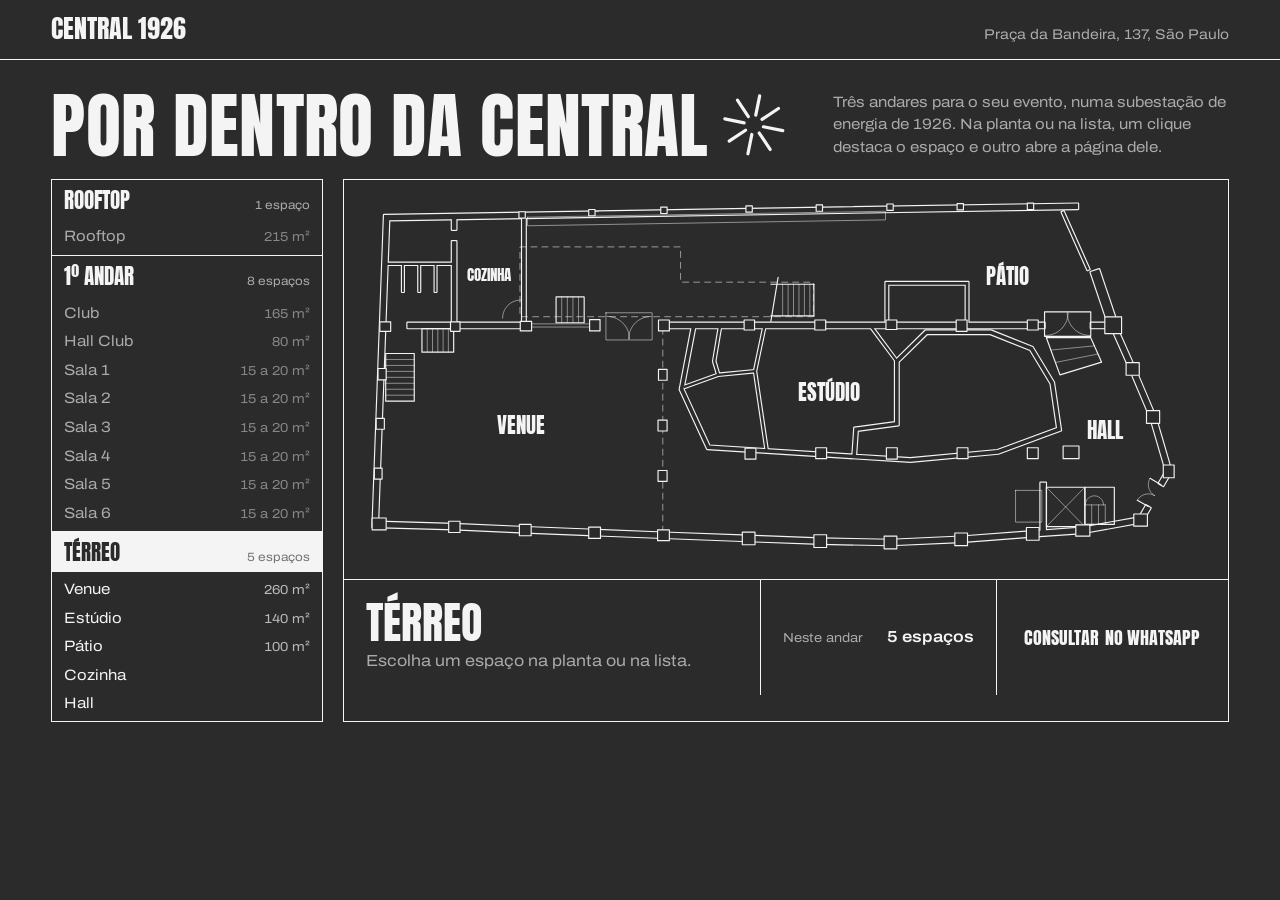
<file: index.html>
<!doctype html>
<html lang="pt-BR">
<head>
  <meta charset="utf-8">
  <meta name="viewport" content="width=device-width, initial-scale=1">
  <meta name="robots" content="noindex, nofollow">
  <meta name="theme-color" content="#2b2b2b">
  <link rel="icon" href="favicon.svg" type="image/svg+xml">
  <title>Por dentro da Central — Central 1926</title>
  <meta name="description" content="Conheça a Central 1926 andar por andar: a planta de cada andar e uma página para cada espaço de locação.">
  <link rel="preconnect" href="https://fonts.googleapis.com">
  <link rel="preconnect" href="https://fonts.gstatic.com" crossorigin>
  <link href="https://fonts.googleapis.com/css2?family=Anton&family=Archivo:wdth,wght@100..125,400..700&display=swap" rel="stylesheet">
  <link rel="stylesheet" href="css/planta.css?v=9506b562">
</head>
<body class="pagina-planta">
  <header class="topo">
    <a class="marca" href="planta.html">Central 1926</a>
    <p class="endereco">Praça da Bandeira, 137<span>, São Paulo</span></p>
  </header>

  <main>
    <section class="abertura">
      <!-- a estrela de raios da marca, ao lado de CENTRAL: do tamanho das letras, e se desenha
           girando quando a página carrega -->
      <h1>Por dentro <span>da Central<svg class="estrela-titulo" viewBox="-25 -25 50 50" aria-hidden="true"><g>
        <line pathLength="1" x1="7.84" y1="1.59" x2="23.52" y2="4.77"/>
        <line pathLength="1" x1="4.42" y1="6.67" x2="13.26" y2="20.01"/>
        <line pathLength="1" x1="-1.59" y1="7.84" x2="-4.77" y2="23.52"/>
        <line pathLength="1" x1="-6.67" y1="4.42" x2="-20.01" y2="13.26"/>
        <line pathLength="1" x1="-7.84" y1="-1.59" x2="-23.52" y2="-4.77"/>
        <line pathLength="1" x1="-4.42" y1="-6.67" x2="-13.26" y2="-20.01"/>
        <line pathLength="1" x1="1.59" y1="-7.84" x2="4.77" y2="-23.52"/>
        <line pathLength="1" x1="6.67" y1="-4.42" x2="20.01" y2="-13.26"/>
      </g></svg></span></h1>
      <p class="intro">Três andares para o seu evento, numa subestação de energia de 1926. Na planta ou na lista, um clique destaca o espaço e outro abre a página dele.</p>
    </section>

    <section class="mesa" aria-label="Planta do prédio">
      <!-- andares de cima para baixo, como o prédio. Em tela larga quem troca de andar é a lista. -->
      <nav class="andares" aria-label="Andares">
        <button type="button" class="andar" data-piso="rooftop">Rooftop</button>
        <button type="button" class="andar" data-piso="primeiro">1º andar</button>
        <button type="button" class="andar" data-piso="terreo">Térreo</button>
      </nav>

      <!-- lista de todos os espaços, andar por andar: montada por js/planta.js -->
      <nav class="indice" id="indice" aria-label="Espaços, andar por andar"></nav>

      <div class="prancha">
        <div class="papel" id="desenho">
          <!-- a planta é montada por js/planta.js -->
        </div>

        <!-- painel: diz o que se está vendo. Sem nada escolhido, o andar; com o mouse por
             cima de um espaço ou depois de um clique, o espaço: nome, descrição e dados. -->
        <div class="painel" id="painel">
          <div class="painel-titulo">
            <h2 class="painel-nome" id="p-nome">Térreo</h2>
            <p class="painel-nota" id="p-nota"></p>
          </div>
          <dl class="painel-dados" id="p-dados"></dl>
          <div class="acoes">
            <!-- só aparece com um espaço escolhido: abre a página dele (igual a clicar de novo nele) -->
            <a class="ver" id="ver">Ver o espaço</a>
            <!-- WhatsApp de locação: o número fica em js/espacos.js -->
            <a class="consultar" id="consultar" target="_blank" rel="noopener">Consultar <span>no WhatsApp</span></a>
          </div>
        </div>
      </div>
    </section>
  </main>

  <script src="js/planta-dados.js?v=97bb4e23"></script>
  <script src="js/espacos.js?v=9847aad9"></script>
  <script src="js/planta-base.js?v=54599a95"></script>
  <script src="js/planta.js?v=a4eef828"></script>
</body>
</html>
</file>
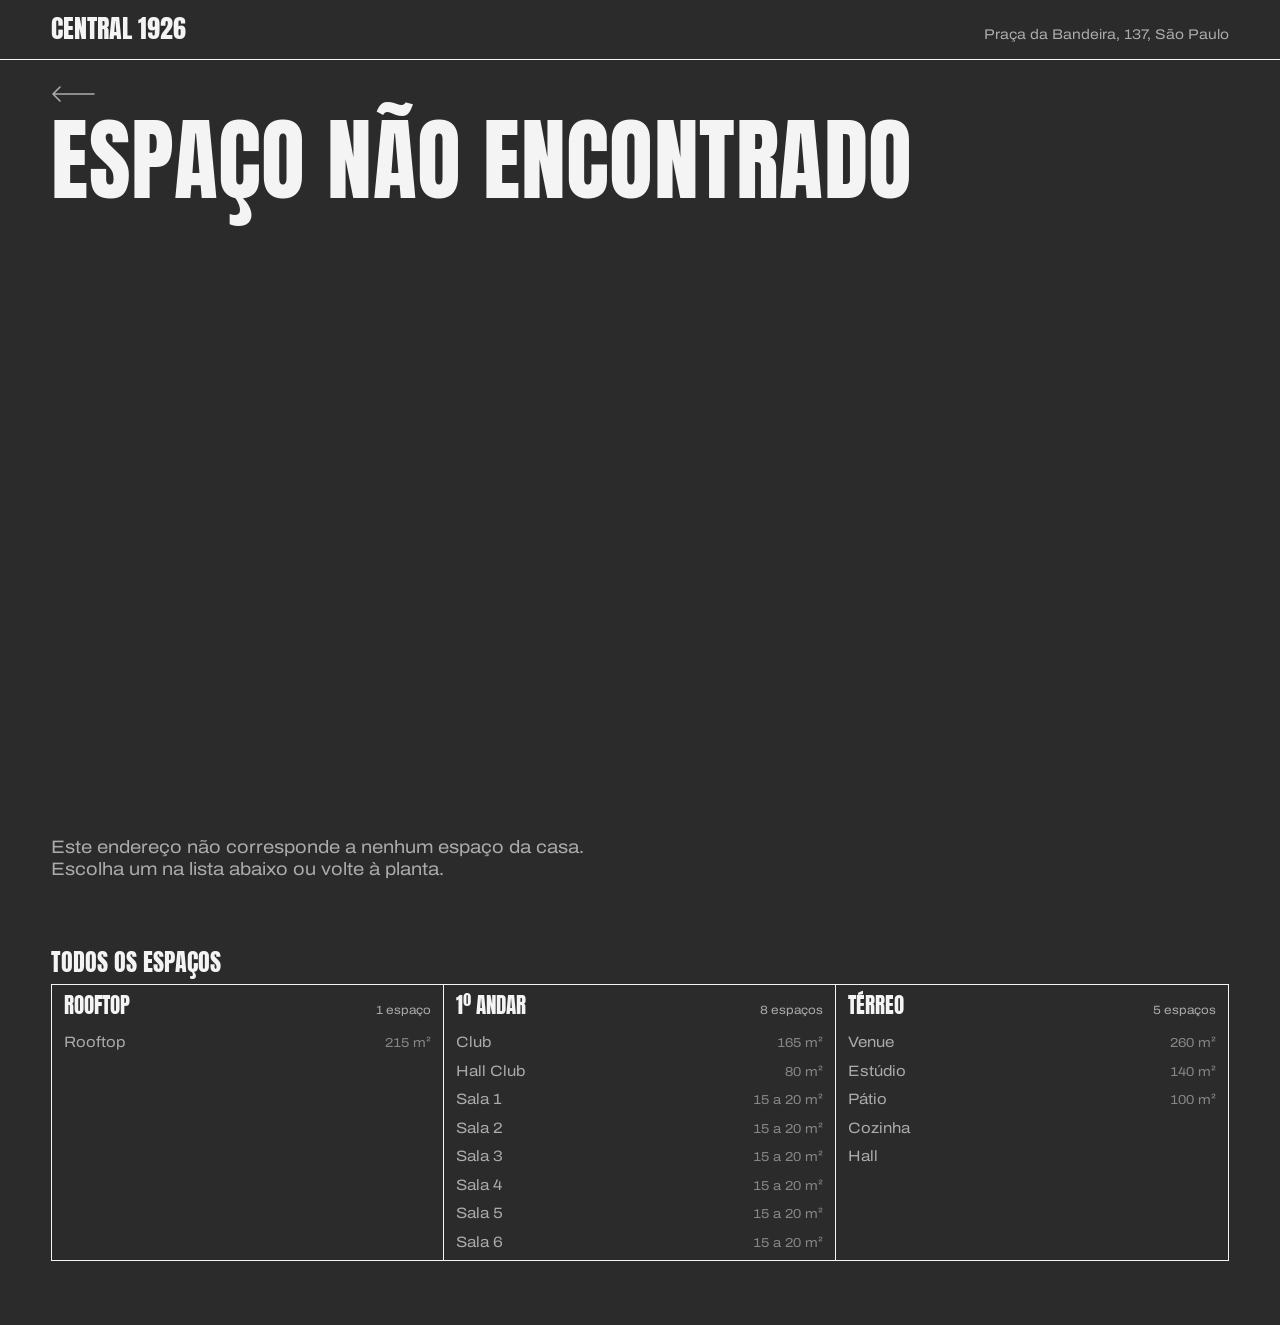
<file: espaco.html>
<!doctype html>
<html lang="pt-BR">
<head>
  <meta charset="utf-8">
  <meta name="viewport" content="width=device-width, initial-scale=1">
  <meta name="robots" content="noindex, nofollow">
  <meta name="theme-color" content="#2b2b2b">
  <link rel="icon" href="favicon.svg" type="image/svg+xml">
  <!-- uma página só para todos os espaços: espaco.html?e=venue, espaco.html?e=rooftop…
       js/espaco.js preenche tudo (título, fotos, informações) conforme o espaço pedido -->
  <title>Espaço — Central 1926</title>
  <meta name="description" content="Os espaços da Central 1926: fotos, área e informações para o seu evento.">
  <link rel="preconnect" href="https://fonts.googleapis.com">
  <link rel="preconnect" href="https://fonts.gstatic.com" crossorigin>
  <link href="https://fonts.googleapis.com/css2?family=Anton&family=Archivo:wdth,wght@100..125,400..700&display=swap" rel="stylesheet">
  <link rel="stylesheet" href="css/planta.css?v=9506b562">
  <link rel="stylesheet" href="css/espaco.css?v=e214763b">
</head>
<body class="pagina-espaco">
  <header class="topo">
    <a class="marca" href="planta.html">Central 1926</a>
    <p class="endereco">Praça da Bandeira, 137<span>, São Paulo</span></p>
  </header>

  <main>
    <!-- primeira tela: do nome do espaço ao botão de consulta, tudo visível sem rolar.
         À esquerda, a coluna com o nome, o resumo e os dados; à direita, a foto principal,
         que vai do topo do nome até o pé do botão. -->
    <div class="tela">
      <!-- voltar à planta: só uma seta -->
      <a class="voltar" id="voltar" href="planta.html" aria-label="Voltar à planta" title="Voltar à planta">
        <svg viewBox="0 0 44 16" aria-hidden="true"><path d="M43 8H2M9 1 2 8l7 7"/></svg>
      </a>

      <div class="grade">
        <div class="coluna">
          <h1 id="e-nome">Espaço</h1>

          <!-- uma linha sobre o espaço; os textos longos ficam embaixo, em "Sobre o espaço" -->
          <div class="resumo">
            <p class="chamada" id="e-nota"></p>
          </div>

          <div class="fatos">
            <dl class="dados" id="e-dados"></dl>

            <!-- planta de localização, que também serve de mapa: o espaço desta página aceso,
                 os outros clicáveis (abrem a página deles), e os andares para trocar -->
            <div class="chave" id="e-chave">
              <div class="chave-andares" role="group" aria-label="Andar mostrado na planta">
                <button type="button" class="chave-andar" data-piso="rooftop">Rooftop</button>
                <button type="button" class="chave-andar" data-piso="primeiro">1º andar</button>
                <button type="button" class="chave-andar" data-piso="terreo">Térreo</button>
              </div>
              <div class="chave-papel" id="e-planta"></div>
              <a class="chave-legenda" id="e-legenda" href="planta.html">Ver na planta</a>
            </div>

            <!-- WhatsApp de locação: o número fica em js/espacos.js -->
            <a class="consultar chamar" id="consultar" target="_blank" rel="noopener">Consultar no WhatsApp</a>
          </div>
        </div>

        <!-- foto principal: uma só, grande -->
        <figure class="foto principal" id="e-principal"></figure>
      </div>
    </div>

    <!-- galeria: as outras fotos (até 10), logo abaixo do botão de consulta -->
    <section class="galeria" id="e-fotos" aria-label="Mais fotos"></section>

    <!-- listas do próprio espaço (quando há) e o que a casa oferece em qualquer evento -->
    <section class="listas" id="e-listas"></section>

    <section class="todos" aria-labelledby="titulo-todos">
      <h2 id="titulo-todos">Todos os espaços</h2>
      <nav class="indice" id="indice" aria-label="Espaços, andar por andar"></nav>
    </section>
  </main>

  <script src="js/planta-dados.js?v=97bb4e23"></script>
  <script src="js/espacos.js?v=9847aad9"></script>
  <script src="js/planta-base.js?v=54599a95"></script>
  <script src="js/espaco.js?v=f6be0e7e"></script>
</body>
</html>
</file>
<file: css/planta.css>
/* Central 1926 — estilos da planta interativa (planta.html) e a base do site:
   cores, letras, topo, lista de espaços e o desenho da planta. A página de cada
   espaço (espaco.html) usa este arquivo e mais o css/espaco.css.

   Linguagem: desenho de arquitetura em traço branco fino sobre grafite,
   sem preenchimentos. O que está escolhido inverte: fundo claro, traço escuro. */


:root {
  --grafite: #2b2b2b;
  --linha: #f4f4f4;
  --fraco: rgba(244, 244, 244, .64);
  --mais-fraco: rgba(244, 244, 244, .4);
  --toque: rgba(244, 244, 244, .1);

  --anton: "Anton", Impact, "Haettenschweiler", "Arial Narrow Bold", sans-serif;
  --archivo: "Archivo", "Helvetica Neue", Arial, sans-serif;

  --margem: clamp(16px, 4vw, 56px);
  color-scheme: dark;
}

* { box-sizing: border-box; }

html { -webkit-text-size-adjust: 100%; }

body {
  /* --coluna: largura máxima do conteúdo (cada página define a sua, para telas muito largas).
     --lado: a margem lateral que resulta disso; é ela que centra o conteúdo na tela. */
  --coluna: 100vw;
  --lado: max(var(--margem), calc((100% - var(--coluna)) / 2));

  margin: 0;
  background: var(--grafite);
  color: var(--linha);
  font-family: var(--archivo);
  font-stretch: 112%;
  font-size: 1.0625rem;
  line-height: 1.5;
}

button { font: inherit; color: inherit; }

:focus-visible {
  outline: 2px solid var(--linha);
  outline-offset: 3px;
}

/* ---------- topo ---------- */

.topo {
  display: flex;
  justify-content: space-between;
  align-items: baseline;
  gap: 1rem;
  padding: 16px var(--lado) 14px;
  border-bottom: 1px solid var(--linha);
}

.marca {
  font-family: var(--anton);
  font-size: 1.6rem;
  line-height: 1;
  text-transform: uppercase;
  white-space: nowrap;
  color: var(--linha);
  text-decoration: none;
}

.endereco { margin: 0; font-size: .875rem; color: var(--fraco); text-align: right; }

@media (max-width: 479px) {
  .endereco span { display: none; }
}

/* ---------- abertura: curta, para a planta já aparecer na primeira tela ---------- */

.abertura {
  padding: clamp(16px, 2.4vw, 36px) var(--lado) clamp(12px, 1.6vw, 22px);
  display: grid;
  gap: .75rem 3rem;
  align-items: end;
}

h1 {
  margin: 0;
  font-family: var(--anton);
  font-weight: 400;
  font-size: clamp(2.75rem, 5.6vw, 5.5rem);
  line-height: .9;
  text-transform: uppercase;
  letter-spacing: .005em;
}

h1 span { white-space: nowrap; }

/* a estrela de raios da marca ao lado de CENTRAL: da altura das letras (1cap), com um
   respiro antes dela. Ao carregar, os raios crescem do centro enquanto a estrela gira. */
.estrela-titulo {
  width: .72em;
  height: .72em;
  width: 1cap;
  height: 1cap;
  margin-left: .2em;
  vertical-align: baseline;
  overflow: visible;
}

.estrela-titulo line {
  stroke: var(--linha);
  stroke-width: 2.6;
  stroke-linecap: round;
  stroke-dasharray: 1;
  animation: raio 1s .35s cubic-bezier(.3, .7, .2, 1) backwards;
}

.estrela-titulo g {
  transform-box: fill-box;
  transform-origin: center;
  animation: estrela-gira 1.5s .35s cubic-bezier(.2, .8, .2, 1) backwards;
}

@keyframes raio { from { stroke-dashoffset: 1; opacity: 0; } 20% { opacity: 1; } to { stroke-dashoffset: 0; } }
@keyframes estrela-gira { from { transform: rotate(-200deg) scale(.5); } to { transform: none; } }

.intro { margin: 0; max-width: 44ch; font-size: 1rem; color: var(--fraco); }

/* título numa linha só; o texto fica com o que sobra à direita */
@media (min-width: 900px) {
  .abertura { grid-template-columns: auto minmax(15rem, 1fr); }
  h1 { white-space: nowrap; }
  .intro { justify-self: end; max-width: 52ch; font-size: .9375rem; }
}

/* ---------- mesa: andares, lista de espaços e prancha ---------- */

.mesa {
  padding: 0 var(--lado) clamp(24px, 3vw, 40px);
  display: grid;
  gap: 14px;
  grid-template-columns: minmax(0, 1fr);
  grid-template-areas: "andares" "prancha" "indice";
}

.andares { grid-area: andares; }
.prancha { grid-area: prancha; }
.indice  { grid-area: indice; }

/* tela larga: a lista fica ao lado da planta e faz as vezes de seletor de andar */
@media (min-width: 1100px) {
  .mesa {
    grid-template-columns: 272px minmax(0, 1fr);
    grid-template-areas: "indice prancha";
    gap: 20px;
    align-items: stretch;
  }
}

/* seletor de andar (celular e tablet): três partes iguais */
.andares {
  display: grid;
  grid-template-columns: repeat(3, minmax(0, 1fr));
}

@media (min-width: 1100px) {
  .andares { display: none; }
}

.andar {
  appearance: none;
  border: 1px solid var(--linha);
  background: var(--grafite);
  padding: 12px 8px 9px;
  font-family: var(--anton);
  font-size: 1.25rem;
  line-height: 1;
  text-transform: uppercase;
  text-align: center;
  cursor: pointer;
  transition: background-color .15s ease, color .15s ease;
}

.andar + .andar { border-left: 0; }
.andar:hover { background: #3a3a3a; }
.andar[aria-pressed="true"] { background: var(--linha); color: var(--grafite); }
.andar:focus-visible { position: relative; z-index: 1; }

/* no celular a planta fica em pé e é alta: os andares acompanham a rolagem */
@media (max-width: 599px) {
  .andares {
    position: sticky;
    top: 0;
    z-index: 5;
    margin: 0 calc(var(--margem) * -1);
    padding: 8px var(--margem);
    background: var(--grafite);
  }
}

/* ---------- lista de espaços: uma pilha de três andares, como o prédio ---------- */

.indice { display: grid; align-content: start; }

.grupo { border: 1px solid var(--linha); }
.grupo + .grupo { border-top: 0; }

.grupo-titulo { margin: 0; font-size: 1rem; font-weight: 400; }

.grupo-andar {
  appearance: none;
  display: flex;
  justify-content: space-between;
  align-items: baseline;
  gap: 12px;
  width: 100%;
  border: 0;
  background: transparent;
  padding: 11px 12px 8px;
  font-family: var(--anton);
  font-size: 1.3rem;
  line-height: 1;
  text-transform: uppercase;
  text-align: left;
  text-decoration: none;
  color: inherit;
  cursor: pointer;
  transition: background-color .15s ease, color .15s ease;
}

.grupo-conta {
  font-family: var(--archivo);
  font-size: .75rem;
  text-transform: none;
  opacity: .64;
}

.grupo-andar:hover { background: var(--toque); }
/* o andar que está na planta (ou, na página de um espaço, o andar dele) */
.grupo-andar[aria-pressed="true"], .grupo-andar.atual { background: var(--linha); color: var(--grafite); }

.linhas { list-style: none; margin: 0; padding: 3px 0 4px; }

.linha {
  appearance: none;
  display: flex;
  justify-content: space-between;
  align-items: baseline;
  gap: 12px;
  width: 100%;
  border: 0;
  background: transparent;
  padding: 4px 12px;
  font-size: .9375rem;
  line-height: 1.35;
  text-align: left;
  text-decoration: none;
  color: var(--fraco);
  cursor: pointer;
  transition: background-color .12s ease, color .12s ease;
}

/* os espaços do andar que está na planta ficam em branco cheio */
.grupo.ativo .linha { color: var(--linha); }

.linha-area { font-size: .8125rem; font-variant-numeric: tabular-nums; white-space: nowrap; opacity: .72; }

.linha:hover, .linha.quente { background: var(--toque); color: var(--linha); }
/* (.grupo na frente só para vencer a regra do andar ativo, logo acima) */
.grupo .linha.escolhida { background: var(--linha); color: var(--grafite); font-weight: 600; }

.grupo-andar:focus-visible, .linha:focus-visible { position: relative; z-index: 1; outline-offset: 2px; }

/* tela larga: a pilha acompanha a altura da prancha (o térreo estica até o pé) */
@media (min-width: 1100px) {
  .indice { align-content: stretch; grid-template-rows: auto auto 1fr; }
}

/* tablet: os três andares lado a lado, embaixo da planta */
@media (min-width: 700px) and (max-width: 1099px) {
  .indice { grid-template-columns: repeat(3, minmax(0, 1fr)); align-items: stretch; }
  .grupo + .grupo { border-top: 1px solid var(--linha); border-left: 0; }
}

/* ---------- prancha: a planta e, embaixo, o painel ---------- */

.prancha {
  container-type: inline-size;
  display: flex;
  flex-direction: column;
  min-width: 0;
  border: 1px solid var(--linha);
}

.papel {
  flex: 1;
  display: grid;
  align-items: center;
  padding: clamp(8px, 1.2vw, 16px);
}

.papel svg {
  display: block;
  width: 100%;
  height: auto;
}

/* Tela larga: a página inteira cabe na altura da tela, sem rolar. A página vira uma
   coluna que não passa da altura da janela; quem cede é o papel da planta, que encolhe
   mantendo a proporção (o desenho se ajusta dentro dele). Em monitor muito largo, a
   largura do conteúdo é limitada pela altura: só o que a planta consegue usar. */
@media (min-width: 1100px) {
  .pagina-planta {
    --coluna: max(1100px, calc((100dvh - 356px) * 2.216 + 292px + 2 * var(--margem)));
    display: flex;
    flex-direction: column;
    max-height: 100dvh;
  }

  .pagina-planta main { display: flex; flex-direction: column; flex: 0 1 auto; min-height: 0; }
  .pagina-planta .abertura { flex: none; }
  .pagina-planta .mesa { flex: 0 1 auto; min-height: 0; grid-template-rows: minmax(0, 1fr); }
  .pagina-planta .prancha { min-height: 0; }
  .pagina-planta .painel { flex: none; }

  /* (abaixo de 300 px de planta não vale a pena encolher mais: aí a página rola) */
  .pagina-planta .papel {
    position: relative;
    flex: 0 1 auto;
    min-height: 300px;
    aspect-ratio: 1950 / 880;
    padding: 0;
  }

  .pagina-planta .papel svg { position: absolute; inset: 0; width: 100%; height: 100%; }
}

/* celular: planta em pé, limitada para não ficar alta demais */
.papel svg.retrato { max-width: 420px; margin: 0 auto; }

/* painel: embaixo da planta, diz o que se está vendo. Sem nada escolhido, o andar;
   com o mouse por cima de um espaço ou depois de um clique, o espaço. Uma leitura só:
   o nome em letra grande, a descrição embaixo dele, os dados ao lado e, na ponta, o que
   se pode fazer. A altura é fixa, para a planta não se mexer quando o conteúdo troca. */
.painel {
  display: grid;
  grid-template-columns: minmax(0, 1fr) auto;
  grid-template-areas: "titulo acoes" "dados acoes";
  grid-template-rows: 1fr auto;
  min-height: 7.25rem;
  border-top: 1px solid var(--linha);
  background: var(--grafite);
}

.painel-titulo {
  grid-area: titulo;
  display: grid;
  align-content: center;
  gap: 8px;
  min-width: 0;
  padding: 14px 20px 8px;
}

.painel-nome {
  margin: 0;
  font-family: var(--anton);
  font-size: clamp(2.25rem, 5cqw, 3.5rem);
  font-weight: 400;
  line-height: .9;
  text-transform: uppercase;
}

.painel-nota { margin: 0; max-width: 46ch; font-size: 1rem; line-height: 1.3; color: var(--fraco); }
.painel-nota:empty { display: none; }

/* dados: em prancha estreita, uma linha corrida embaixo do nome */
.painel-dados {
  grid-area: dados;
  margin: 0;
  display: flex;
  flex-wrap: wrap;
  gap: 2px 22px;
  padding: 0 20px 14px;
  font-size: .9375rem;
  line-height: 1.3;
}

.painel-dados > div { display: flex; align-items: baseline; gap: 8px; }
.painel-dados dt { font-size: .8125rem; color: var(--fraco); }
.painel-dados dd { margin: 0; font-weight: 600; white-space: nowrap; }

/* ações: ver a página do espaço escolhido e consultar pelo WhatsApp, uma sobre a outra */
.acoes {
  grid-area: acoes;
  display: grid;
  grid-auto-rows: 1fr;
  min-width: 14.5rem;
  border-left: 1px solid var(--linha);
}

.ver, .consultar {
  display: flex;
  align-items: center;
  justify-content: center;
  gap: .3em;
  padding: 0 22px;
  font-family: var(--anton);
  font-size: 1.15rem;
  line-height: 1;
  text-transform: uppercase;
  text-decoration: none;
  white-space: nowrap;
  color: var(--linha);
  transition: background-color .15s ease, color .15s ease;
}

.consultar:hover { background: var(--toque); }

/* "Ver o espaço" só existe com um espaço escolhido, e acende junto com ele:
   é o passo seguinte (o mesmo que clicar de novo no espaço) */
.ver { display: none; background: var(--linha); color: var(--grafite); font-size: 1.35rem; }
.painel.tem .ver { display: flex; }
.painel.tem .consultar { border-top: 1px solid var(--linha); }
.ver:hover { background: #fff; }

.ver:focus-visible, .consultar:focus-visible { outline-offset: -5px; outline-color: currentColor; }

/* prancha larga: os dados ganham coluna própria, em tabela */
@container (min-width: 860px) {
  .painel {
    grid-template-columns: minmax(0, 1fr) minmax(14rem, auto) auto;
    grid-template-areas: "titulo dados acoes";
    grid-template-rows: auto;
  }

  .painel-titulo { padding: 14px 22px; }

  .painel-dados {
    display: grid;
    align-content: center;
    gap: 0;
    padding: 12px 22px;
    border-left: 1px solid var(--linha);
    font-size: 1rem;
  }

  .painel-dados > div { justify-content: space-between; gap: 24px; padding: 8px 0 7px; }
  .painel-dados > div + div { border-top: 1px solid var(--mais-fraco); }
}

/* celular: o painel vira uma barra presa ao pé da tela enquanto a planta está à vista */
@media (max-width: 599px) {
  .painel { position: sticky; bottom: 0; z-index: 4; min-height: 0; }

  .painel-titulo { gap: 0; padding: 9px 12px 0; }
  .painel-nome { font-size: 1.5rem; line-height: 1; }
  .painel-nota { display: none; }

  .painel-dados { gap: 0 10px; padding: 3px 12px 8px; font-size: .875rem; }
  .painel-dados dt { position: absolute; width: 1px; height: 1px; overflow: hidden; clip-path: inset(50%); }
  .painel-dados dd { font-weight: 400; color: var(--fraco); }

  /* na barra cabe um botão só: sem escolha, consultar; com um espaço escolhido, ver a
     página dele (que tem a própria consulta) */
  .acoes { min-width: 0; }
  .ver, .consultar { padding: 0 16px; font-size: 1.05rem; }
  .consultar span { display: none; }
  .painel.tem .consultar { display: none; }
}

/* ---------- a planta (SVG) ---------- */

/* --u: quantas unidades do desenho cabem em 1 px da tela (js/planta.js mede).
   Com ele o traço tem sempre a mesma espessura na tela, em qualquer tamanho. */
.planta { --u: 1.9; isolation: isolate; }

.fundo { fill: var(--grafite); }

.piso { display: none; }
.piso.ativo { display: inline; animation: troca .32s cubic-bezier(.2, .7, .2, 1); }

/* trocar de andar: o novo entra vindo de cima (subindo) ou de baixo (descendo) */
@keyframes troca {
  from { opacity: 0; transform: translate(var(--dx, 0px), var(--dy, 0px)); }
  to   { opacity: 1; transform: none; }
}

@keyframes aparece { from { opacity: 0; } to { opacity: 1; } }

/* o desenho não recebe cliques: quem recebe são as áreas por baixo */
.planta .desenho { pointer-events: none; }

.desenho polyline, .desenho polygon, .desenho path {
  fill: none;
  stroke: var(--linha);
  stroke-width: calc(var(--u) * 1.15px);
  stroke-linejoin: round;
  stroke-linecap: round;
}

.desenho .parede, .desenho .pilar { fill: var(--grafite); }

/* parede: contorno com o dobro da espessura; o miolo, desenhado depois, cobre a metade
   de dentro e os traços que sobrariam nos encontros */
.desenho .parede { stroke-width: calc(var(--u) * 2.3px); }
.desenho .miolo  { fill: var(--grafite); stroke: none; }

.desenho .fino      { stroke-width: calc(var(--u) * .8px); stroke: var(--fraco); }
.desenho .degrau    { stroke-width: calc(var(--u) * .75px); stroke: var(--fraco); }
.desenho .tracejado {
  stroke-width: calc(var(--u) * .85px);
  stroke: var(--fraco);
  stroke-dasharray: calc(var(--u) * 6px) calc(var(--u) * 5px);
}
.desenho .verde     { stroke-width: calc(var(--u) * .7px); stroke: var(--mais-fraco); }
.desenho .cheio     { fill: var(--linha); stroke-width: calc(var(--u) * .6px); }

/* áreas clicáveis */
.espaco { cursor: pointer; }

.area { fill: transparent; pointer-events: all; transition: fill .15s ease; }

.espaco.quente .area { fill: var(--toque); }

/* realce: o espaço escolhido inverte */
.realces { pointer-events: none; }
.realce { display: none; }
.realce.ligado { display: inline; }
.realce polygon { fill: #fff; mix-blend-mode: difference; }

.rotulos { pointer-events: none; }

/* nomes: nunca menores na tela do que dá para ler, mesmo com a planta pequena */
.rotulo-nome {
  font-family: var(--anton);
  font-size: max(46px, calc(var(--u) * 15px));
  text-transform: uppercase;
  fill: var(--linha);
  text-anchor: middle;
}

.rotulo-area {
  font-family: var(--archivo);
  font-stretch: 100%;
  font-size: max(20px, calc(var(--u) * 10.5px));
  fill: var(--linha);
  text-anchor: middle;
}

/* salas: nome menor, para caber dentro de cada uma */
.rotulo.pequeno .rotulo-nome { font-size: max(33px, calc(var(--u) * 12px)); }
.rotulo.pequeno .rotulo-area { font-size: max(17px, calc(var(--u) * 9.5px)); }

/* planta em pé (celular) */
.retrato .rotulo-nome { font-size: calc(var(--u) * 20px); }
.retrato .rotulo-area { font-size: calc(var(--u) * 11px); }
.retrato .rotulo.pequeno .rotulo-nome { font-size: calc(var(--u) * 15px); }
.retrato .rotulo.pequeno .rotulo-area { font-size: calc(var(--u) * 10px); }

/* O nome de cada espaço fica sempre na planta. A metragem só aparece ao passar o mouse
   (ou o foco) e no espaço escolhido. */
.rotulo-area { opacity: 0; transition: opacity .15s ease; }
.rotulo.quente .rotulo-area, .rotulo.ligado .rotulo-area { opacity: 1; }

/* contorno na cor do fundo em volta das letras: onde o nome passa por cima de uma linha do
   desenho, a linha não corta a letra */
.rotulo text {
  paint-order: stroke;
  stroke: var(--grafite);
  stroke-width: calc(var(--u) * 3.5px);
  stroke-linejoin: round;
}

/* no espaço escolhido (fundo claro), letras escuras e sem o contorno */
.rotulo.ligado text { fill: var(--grafite); stroke-opacity: 0; }
/* nome fora da área que acende: continua claro */
.rotulo.ligado.fora text { fill: var(--linha); }

/* a estrela de raios da marca: aparece no espaço escolhido */
.estrela { opacity: 0; pointer-events: none; }
.estrela.visivel { opacity: 1; }
.estrela.oculta { display: none; }
.estrela .raios { stroke: var(--grafite); stroke-width: 2.6; stroke-linecap: round; fill: none; }
.estrela.fora .raios { stroke: var(--linha); }
.estrela.visivel .raios {
  animation: gira .5s cubic-bezier(.2, .8, .2, 1);
  transform-box: fill-box;
  transform-origin: center;
}

@keyframes gira { from { transform: rotate(-60deg) scale(.4); } to { transform: rotate(0) scale(1); } }

/* desfazer a escolha: a área apaga, o nome volta a ser claro, a metragem sobe e some e a
   estrela gira e some. (js/planta.js deixa a classe .saindo, por um instante, no que
   estava aceso.) Cada animação termina exatamente no estado de repouso, para nada piscar
   quando a classe sai. */
.realce.saindo { display: inline; }
.realce.saindo polygon { animation: area-apaga .42s ease-out forwards; }

.rotulo.saindo .rotulo-nome { animation: nome-clareia .42s ease-out both; }
.rotulo.saindo .rotulo-area { fill: var(--grafite); stroke: none; animation: metragem-sai .34s cubic-bezier(.5, 0, .9, .5) both; }

.estrela.saindo { animation: some .34s ease-in both; }
.estrela.saindo .raios {
  animation: estrela-sai .34s ease-in both;
  transform-box: fill-box;
  transform-origin: center;
}

/* escolher: a área acende aos poucos e o nome escurece junto (o inverso da saída) */
.realce.ligado polygon { animation: area-acende .35s ease-out; }
.rotulo.ligado .rotulo-nome { animation: nome-escurece .35s ease-out; }

/* (fill-opacity, e não opacity: assim a área continua invertendo o desenho enquanto apaga) */
@keyframes area-acende { from { fill-opacity: 0; } }
@keyframes nome-escurece { from { fill: var(--linha); stroke-opacity: 1; } }
@keyframes area-apaga { to { fill-opacity: 0; } }
@keyframes some { from { opacity: 1; } to { opacity: 0; } }
/* o nome fica: só volta do escuro (sobre a área acesa) para o claro (sobre o fundo), e o
   contorno em volta das letras reaparece aos poucos */
@keyframes nome-clareia {
  from { fill: var(--grafite); stroke-opacity: 0; }
  to   { fill: var(--linha); stroke-opacity: 1; }
}
/* a metragem sai: sobe um pouco e some */
@keyframes metragem-sai { from { opacity: 1; } to { opacity: 0; transform: translateY(calc(var(--u) * -9px)); } }
@keyframes estrela-sai { to { transform: rotate(80deg) scale(.3); } }

/* abertura: o traço se desenha uma vez */
.desenhando .piso.ativo .desenho > [pathLength] {
  stroke-dasharray: 1;
  stroke-dashoffset: 1;
  animation: traca 1.6s cubic-bezier(.55, 0, .2, 1) forwards;
}

.desenhando .piso.ativo .desenho > :not([pathLength]):not(.miolo),
.desenhando .piso.ativo .rotulos {
  animation: aparece .9s .9s both;
}

@keyframes traca { to { stroke-dashoffset: 0; } }

@media (prefers-reduced-motion: reduce) {
  *, *::before, *::after { animation: none !important; transition: none !important; }
  .desenhando .piso.ativo .desenho > [pathLength] { stroke-dasharray: none; stroke-dashoffset: 0; }
}
</file>
<file: css/espaco.css>
/* Central 1926 — página de um espaço (espaco.html).
   Usa a base de css/planta.css (cores, letras, topo, lista de espaços, desenho da planta).

   A página: na primeira tela, uma coluna com o nome do espaço em letra de cartaz, o resumo,
   os dados, a planta de localização e o botão de consulta; ao lado, a foto principal, do
   topo do nome ao pé do botão. Embaixo, a galeria, as listas e todos os outros espaços. */

/* em tela muito larga o conteúdo para de crescer e fica centrado */
.pagina-espaco { --coluna: 1680px; }

/* ---------- primeira tela ---------- */

.tela { padding: clamp(14px, 2vw, 26px) var(--lado) 0; }

/* voltar à planta: só uma seta, no mesmo traço fino da planta. Com o mouse, ela clareia
   e anda um pouco para a esquerda.
   (position + z-index: as letras do título, logo abaixo, têm uma caixa invisível mais alta
   que elas, que passava por cima do link e engolia o clique) */
.voltar {
  position: relative;
  z-index: 2;
  display: inline-block;
  margin: -8px 0 clamp(4px, .8vw, 10px) -6px;
  padding: 8px 6px;                             /* área de clique maior que a seta */
  color: var(--fraco);
}

.voltar svg {
  display: block;
  width: 44px;
  height: 16px;
  fill: none;
  stroke: currentColor;
  stroke-width: 1.6;
  stroke-linecap: round;
  stroke-linejoin: round;
  transition: transform .2s ease;
}

.voltar:hover { color: var(--linha); }
.voltar:hover svg { transform: translateX(-5px); }

/* celular e tablet: uma coluna só, nesta ordem — nome, resumo, foto, dados */
.grade {
  display: grid;
  grid-template-columns: minmax(0, 1fr);
  grid-template-areas: "nome" "resumo" "foto" "fatos";
  gap: 18px;
}

/* espaço ainda sem texto: sem a linha do resumo */
.grade.sem-resumo { grid-template-areas: "nome" "foto" "fatos"; }

.coluna { display: contents; }      /* em tela estreita a coluna não existe: seus filhos entram na grade */

.coluna h1 { grid-area: nome; }
.resumo    { grid-area: resumo; }
.principal { grid-area: foto; }
.fatos     { grid-area: fatos; }

.coluna h1 {
  font-size: clamp(4.25rem, 15vw, 9rem);
  line-height: .84;
  white-space: normal;
}

/* a última palavra do nome e a estrela (js/espaco.js) não se separam */
.fim-do-nome { white-space: nowrap; }

.chamada {
  margin: 0;
  max-width: 24ch;
  font-size: clamp(1.3rem, 1.9vw, 1.7rem);
  line-height: 1.22;
}

.resumo [hidden] { display: none; }

/* ---------- fotos ---------- */

/* um quadro de foto: a foto preenche o quadro inteiro, cortando o que sobrar */
.foto {
  position: relative;
  margin: 0;
  aspect-ratio: 4 / 3;
  overflow: hidden;
}

.foto img {
  position: absolute;
  inset: 0;
  width: 100%;
  height: 100%;
  object-fit: cover;
}

/* quadro vazio: o X de "aqui entra uma imagem", no mesmo traço da planta */
.foto.vazia { border: 1px solid var(--mais-fraco); }
.foto.vazia svg { position: absolute; inset: 0; width: 100%; height: 100%; }
.foto.vazia line { stroke: var(--mais-fraco); stroke-width: 1; vector-effect: non-scaling-stroke; }

.foto.vazia figcaption, .foto.giro360 figcaption {
  position: absolute;
  left: 8px;
  bottom: 8px;
  padding: 1px 7px;
  background: var(--grafite);
  font-size: .75rem;
  color: var(--fraco);
}

/* foto 360°: o player ocupa o quadro inteiro; arrasta-se a foto para olhar em volta.
   A legenda não recebe cliques, para não atrapalhar o arrastar. */
.foto.giro360 { --corte: 0px; border: 1px solid var(--mais-fraco); background: #1f1f1f; }

/* Com CENTRAL.ocultarMarcaKuula (js/espacos.js), só para a apresentação interna: a faixa
   de cima do player fica para fora do quadro — o player é 46 px mais alto que o quadro e
   começa 46 px acima dele. É nessa faixa que o Kuula põe o logo dele e os botões INFO e
   tela cheia, que ele só deixa desligar em conta paga. */
.foto.giro360.sem-marca { --corte: 46px; }
.foto.giro360 iframe {
  position: absolute;
  left: 0;
  top: calc(var(--corte) * -1);
  width: 100%;
  height: calc(100% + var(--corte));
  border: 0;
}
.foto.giro360 figcaption { pointer-events: none; color: var(--linha); }

/* galeria: as outras fotos, até 10, logo abaixo da primeira tela */
.galeria {
  padding: clamp(18px, 2.4vw, 34px) var(--lado) 0;
  display: grid;
  grid-template-columns: repeat(5, minmax(0, 1fr));
  gap: 10px;
}

@media (max-width: 699px) {
  .galeria { grid-template-columns: repeat(2, minmax(0, 1fr)); gap: 8px; }
}

/* ---------- fatos: dados, planta de localização e consulta ---------- */

.fatos { display: grid; gap: 16px; align-content: start; }

.dados { margin: 0; border-top: 1px solid var(--linha); }

.dados > div {
  display: flex;
  justify-content: space-between;
  align-items: baseline;
  gap: 16px;
  padding: 9px 0 8px;
  border-bottom: 1px solid var(--mais-fraco);
}

.dados > div:last-child { border-bottom-color: var(--linha); }
.dados dt { font-size: .875rem; color: var(--fraco); }
.dados dd { margin: 0; font-weight: 600; text-align: right; }
.dados dd.falta { font-weight: 400; color: var(--mais-fraco); }

/* planta de localização, que também é mapa: o espaço desta página aceso; os outros abrem
   a página deles; os botões de cima trocam o andar; a legenda leva à planta grande */
.chave {
  display: flex;
  flex-direction: column;
  border: 1px solid var(--linha);
  color: var(--linha);
}

/* andares: três partes iguais, como os botões de andar da planta grande */
.chave-andares {
  flex: none;
  display: grid;
  grid-template-columns: repeat(3, minmax(0, 1fr));
  border-bottom: 1px solid var(--linha);
}

.chave-andar {
  appearance: none;
  border: 0;
  background: transparent;
  padding: 7px 6px 5px;
  font-family: var(--anton);
  font-size: .95rem;
  line-height: 1;
  text-transform: uppercase;
  color: var(--fraco);
  cursor: pointer;
  transition: background-color .15s ease, color .15s ease;
}

.chave-andar + .chave-andar { border-left: 1px solid var(--linha); }
.chave-andar:hover { background: var(--toque); color: var(--linha); }
.chave-andar[aria-pressed="true"] { background: var(--linha); color: var(--grafite); }
.chave-andar:focus-visible { outline-offset: -4px; outline-color: currentColor; }

.chave-papel { display: block; padding: 10px; }
.chave-papel svg { display: block; width: 100%; height: auto; }

/* os outros espaços acendem de leve com o mouse; o desta página continua aceso */
.chave .espaco:hover .area, .chave .espaco:focus-visible .area { fill: rgba(244, 244, 244, .16); }
.chave .espaco:focus-visible { outline: none; }

.chave-legenda {
  flex: none;
  display: flex;
  gap: 10px;
  align-items: baseline;
  border-top: 1px solid var(--linha);
  padding: 7px 12px 6px;
  font-size: .875rem;
  color: var(--fraco);
  text-decoration: none;
  transition: background-color .15s ease, color .15s ease;
}

.chave-legenda:hover { background: var(--toque); color: var(--linha); }

/* com o mouse sobre um espaço da planta: o nome dele, em branco, e a área */
.chave-legenda.sobre { color: var(--fraco); }
.chave-legenda.sobre strong { font-weight: 600; color: var(--linha); }

/* consulta: o passo seguinte da página, por isso já vem aceso */
.consultar.chamar {
  padding: 17px 20px 14px;
  border: 0;
  background: var(--linha);
  color: var(--grafite);
  font-size: 1.3rem;
}

.consultar.chamar:hover { background: #fff; }

/* celular: a consulta fica presa ao pé da tela, sempre à mão */
@media (max-width: 599px) {
  main { padding-bottom: 58px; }

  .consultar.chamar {
    position: fixed;
    left: 0;
    right: 0;
    bottom: 0;
    z-index: 10;
    padding: 18px 16px 15px;
    font-size: 1.2rem;
  }
}

/* ---------- primeira tela, em tela larga ---------- */

/* Duas colunas: à esquerda o nome e o resumo em cima, e embaixo os dados, a planta e o
   botão; à direita a foto principal, do topo das letras do nome ao pé do botão.

   A primeira tela tem a altura da janela (menos o topo) e é IGUAL em todos os espaços: a
   foto, a planta de localização e o botão ficam no mesmo tamanho e no mesmo lugar, só o
   texto muda. Para isso o tamanho da planta depende só da janela, nunca do espaço, e o que
   sobra de altura num espaço com menos texto vira respiro entre o resumo e os dados.
   (Os textos longos e os dados a mais de um espaço ficam embaixo, em "Sobre o espaço".) */
@media (min-width: 1000px) {
  .tela {
    display: flex;
    flex-direction: column;
    height: calc(100dvh - 61px);                /* 61 px: a altura do topo */
    min-height: 560px;                          /* janela mais baixa que isso: a página rola */
    padding-bottom: clamp(14px, 2dvh, 24px);
  }

  .voltar { flex: none; align-self: flex-start; }

  .grade {
    flex: 1 1 auto;
    min-height: 0;
    grid-template-columns: minmax(0, 4fr) minmax(0, 8fr);
    grid-template-rows: minmax(0, 1fr);
    grid-template-areas: "coluna foto";
    gap: 0 clamp(24px, 3vw, 44px);
  }

  .grade.sem-resumo { grid-template-areas: "coluna foto"; }

  .coluna {
    grid-area: coluna;
    container-type: inline-size;                /* o tamanho do nome depende da largura da coluna */
    display: flex;
    flex-direction: column;
    gap: clamp(14px, 2.2dvh, 22px);
    min-height: 0;
  }

  /* O nome cabe sempre numa linha, na largura da coluna: --larg é a largura dele em "em"
     (js/espaco.js mede), então um nome comprido como HALL CLUB sai menor que VENUE.
     text-box apara a caixa do título rente às letras, para a foto ao lado começar
     exatamente no topo delas. */
  .coluna h1 {
    flex: none;
    font-size: clamp(3.5rem, min(calc(100cqw / var(--larg, 3.9)), 14dvh), 15rem);
    white-space: nowrap;
    text-box: trim-both cap alphabetic;
  }

  .resumo { flex: none; }

  /* dados, planta e botão: sempre no pé da coluna */
  .fatos { display: flex; flex-direction: column; flex: none; margin-top: auto; }
  .dados, .chamar, .chave-legenda, .chave { flex: none; }

  /* Planta de localização: a mesma altura em todos os espaços, que só depende da janela —
     a altura que sobra no pior caso (nome grande, resumo em duas linhas, três linhas de
     dados). Nunca mais larga que a coluna; o desenho se ajusta dentro, centrado. */
  .chave-papel {
    position: relative;
    height: clamp(96px, calc(88dvh - 524px), calc(100cqw / 2.216 + 16px));
    padding: 0;
  }

  .chave-papel svg { position: absolute; inset: 8px; width: calc(100% - 16px); height: calc(100% - 16px); }

  /* a foto principal estica até ter a altura da coluna */
  .principal { aspect-ratio: auto; min-height: 260px; }
}

/* ---------- listas ---------- */

.listas {
  padding: clamp(28px, 4vw, 56px) var(--lado) 0;
  display: grid;
  gap: 28px clamp(24px, 3vw, 44px);
  grid-template-columns: repeat(auto-fit, minmax(min(100%, 250px), 1fr));
  align-items: start;
}

.listas:empty { display: none; }

.lista h2, .todos > h2 {
  margin: 0 0 10px;
  font-family: var(--anton);
  font-size: 1.5rem;
  font-weight: 400;
  line-height: 1;
  text-transform: uppercase;
}

.lista ul {
  list-style: none;
  margin: 0;
  padding: 0;
  column-width: 230px;
  column-gap: clamp(24px, 3vw, 44px);
  font-size: .9375rem;
  line-height: 1.35;
}

.lista li {
  break-inside: avoid;
  padding: 7px 0 6px;
  border-top: 1px solid var(--mais-fraco);
}

/* "Sobre o espaço": os textos longos e os dados que não cabem na primeira tela */
.lista.sobre p { margin: 0 0 12px; max-width: 46ch; font-size: .9375rem; line-height: 1.4; color: var(--fraco); }
.lista.sobre ul { column-width: auto; }
.lista.sobre li { display: flex; justify-content: space-between; gap: 16px; }
.lista.sobre .rotulo { color: var(--fraco); }

/* ---------- todos os espaços ---------- */

.todos { padding: clamp(28px, 4vw, 56px) var(--lado) clamp(32px, 5vw, 72px); }

@media (min-width: 700px) {
  .todos .indice { grid-template-columns: repeat(3, minmax(0, 1fr)); align-items: stretch; }
  .todos .grupo + .grupo { border-top: 1px solid var(--linha); border-left: 0; }
}

/* ---------- endereço que não corresponde a nenhum espaço ---------- */

.sem-espaco .grade { grid-template-columns: minmax(0, 1fr); grid-template-areas: "nome" "resumo"; }
.sem-espaco .coluna { display: contents; }
.sem-espaco .coluna h1 { font-size: clamp(2.75rem, 7vw, 6rem); line-height: .9; white-space: normal; text-box: normal; }
.sem-espaco .principal, .sem-espaco .galeria, .sem-espaco .fatos, .sem-espaco .listas { display: none; }
.sem-espaco .chamada { max-width: 46ch; font-size: 1.125rem; color: var(--fraco); }
</file>
